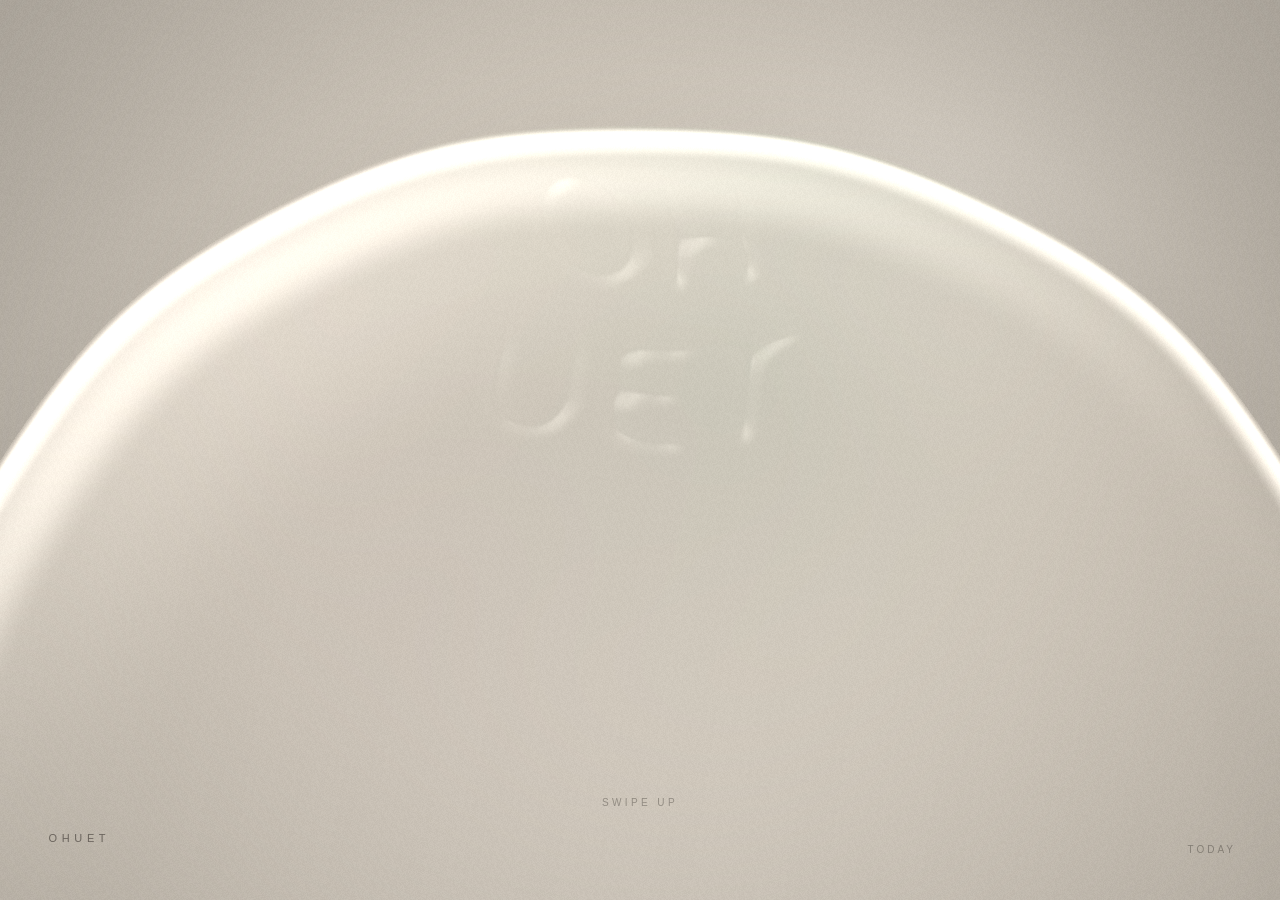
<file: ohuet/index.html>
<!doctype html>
<html lang="en">
<head>
<meta charset="utf-8">
<meta name="viewport" content="width=device-width, initial-scale=1, viewport-fit=cover">
<meta name="color-scheme" content="light">
<title>OHUET</title>
<meta name="description" content="OHUET">
<meta name="theme-color" content="#ece7de">
<meta name="apple-mobile-web-app-capable" content="yes">
<meta name="mobile-web-app-capable" content="yes">
<meta name="apple-mobile-web-app-status-bar-style" content="default">
<meta name="apple-mobile-web-app-title" content="OHUET">
<meta property="og:title" content="OHUET">
<meta property="og:type" content="website">
<link rel="manifest" href="./manifest.webmanifest">
<link rel="icon" href="./icons/mark.svg" type="image/svg+xml">
<link rel="icon" href="./icons/icon-192.png" sizes="192x192" type="image/png">
<link rel="apple-touch-icon" href="./icons/apple-touch-icon.png">
<link rel="stylesheet" href="./app.css">
</head>
<body class="arriving">

<main class="state" aria-label="Swipe up to open, swipe down to close">
  <canvas class="field" aria-label="OHUET"></canvas>
  <div class="word-stage" aria-hidden="true"></div>
  <p class="hint" aria-hidden="true">swipe up</p>
  <p class="line" aria-live="polite"></p>
  <p class="since"></p>
  <i class="voice" hidden></i>
</main>

<section class="open" hidden>
  <p class="headline"></p>
  <p class="third" aria-live="polite"></p>
  <div class="keep">
    <p class="keep-line">Keep this on your phone.</p>
    <p class="keep-how">iPhone: Share, then Add to Home Screen.<br>Android: menu, then Install app.</p>
  </div>
</section>

<button class="mark" type="button" aria-label="OHUET" aria-expanded="false">OHUET</button>

<noscript><p class="noscript">OHUET needs JavaScript to be here.</p></noscript>
<script type="module" src="./app.js"></script>
</body>
</html>
</file>
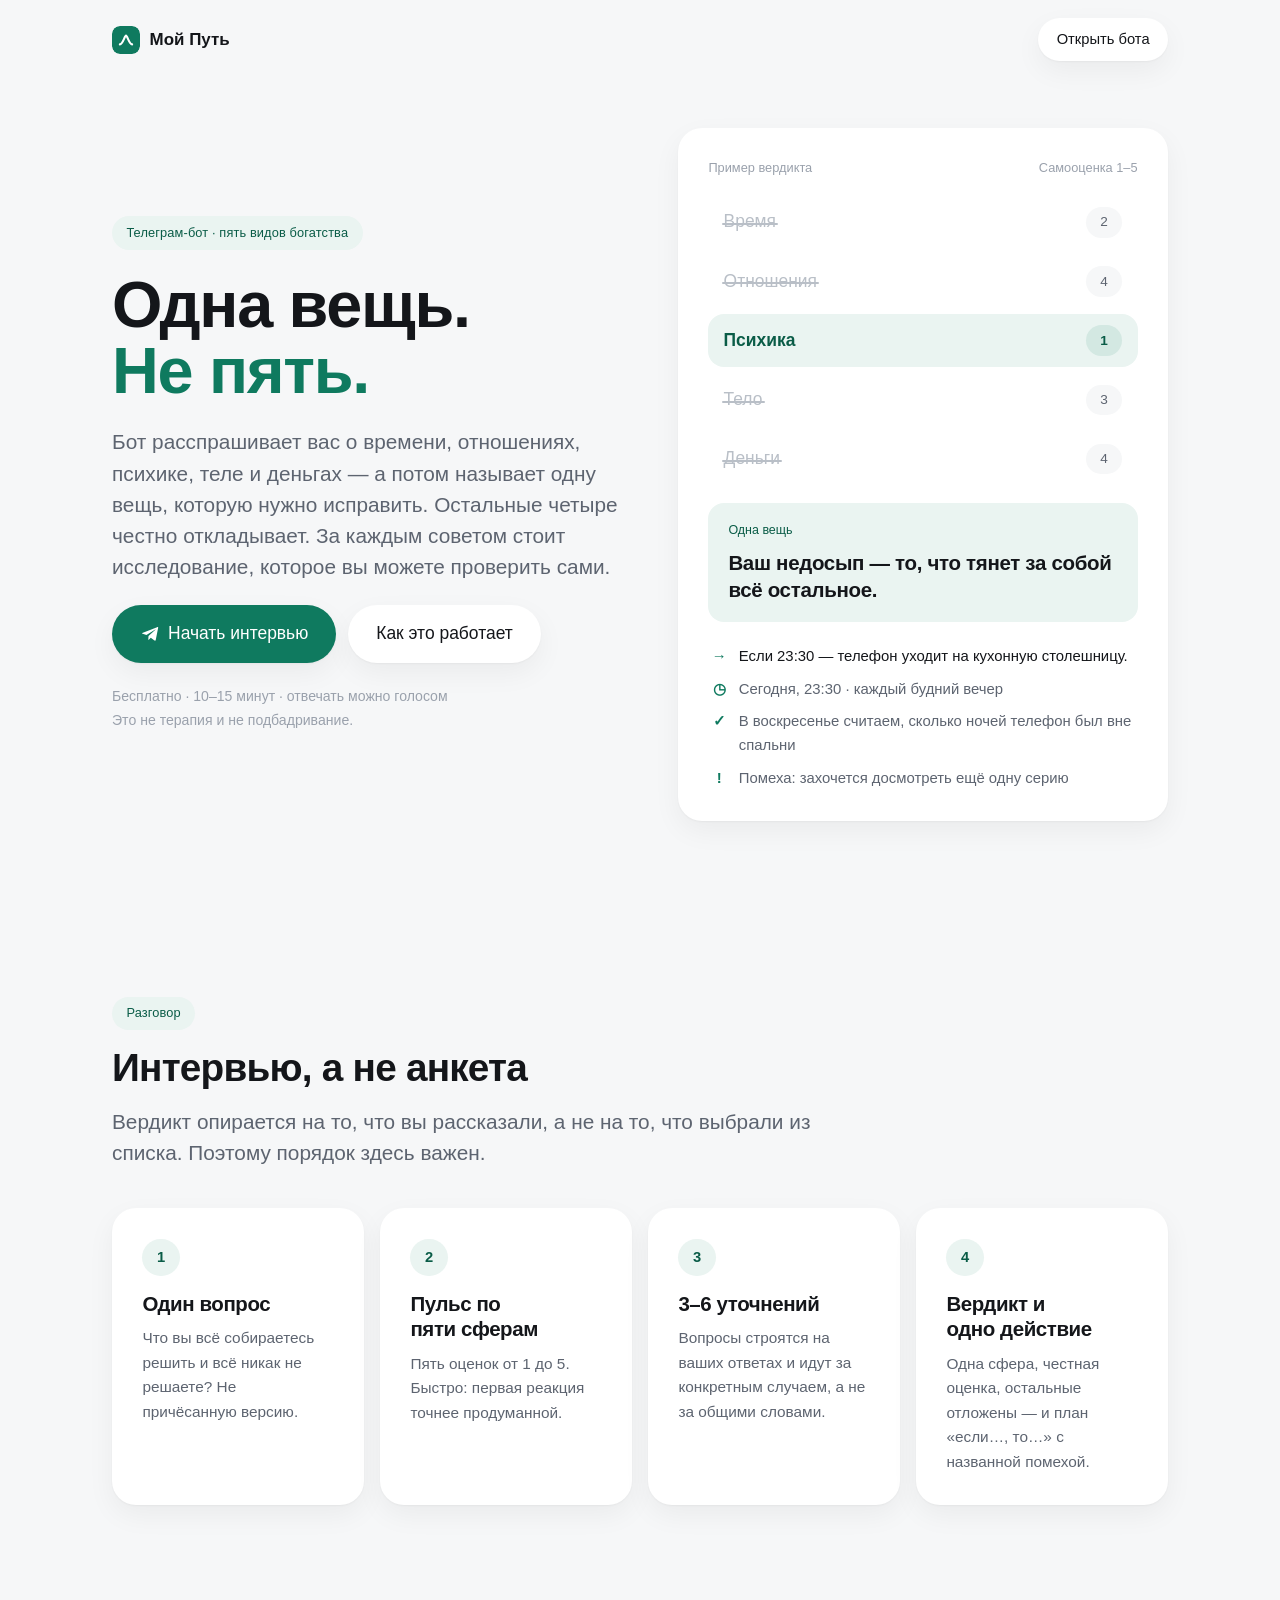
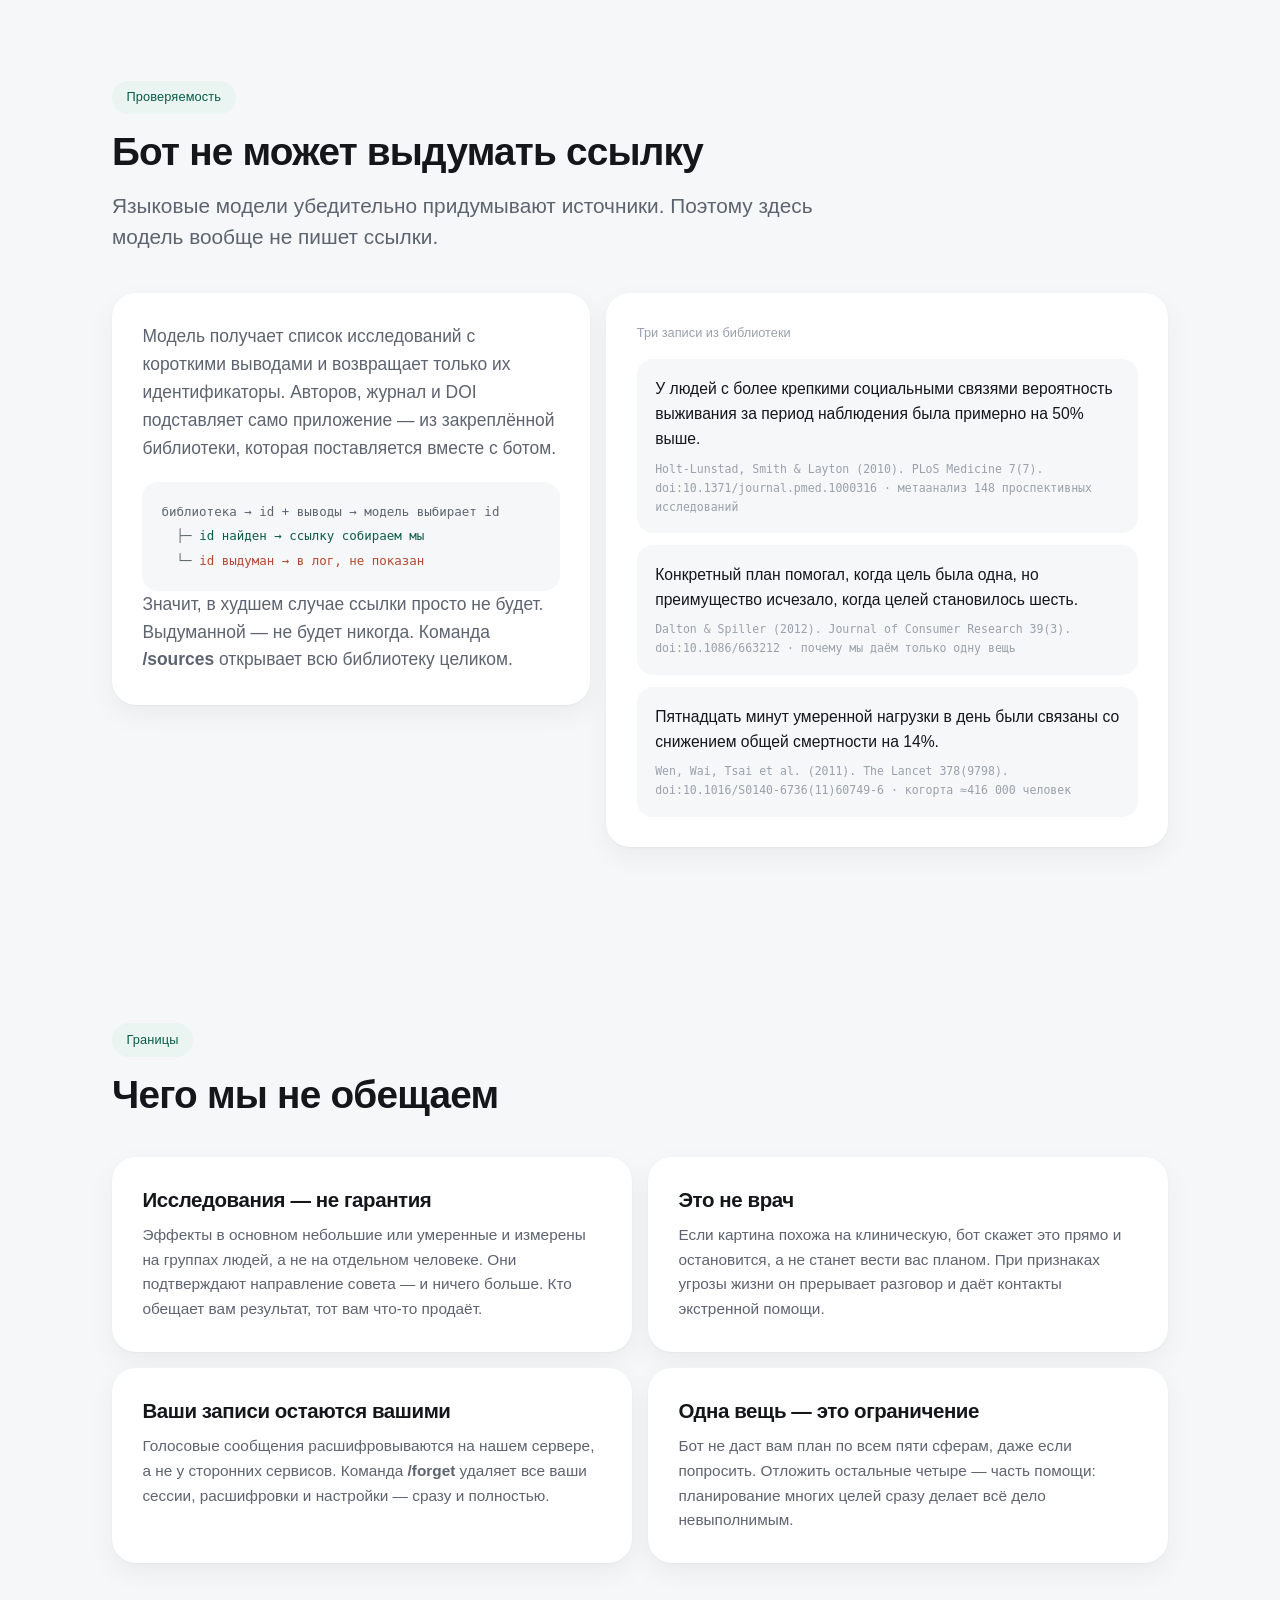
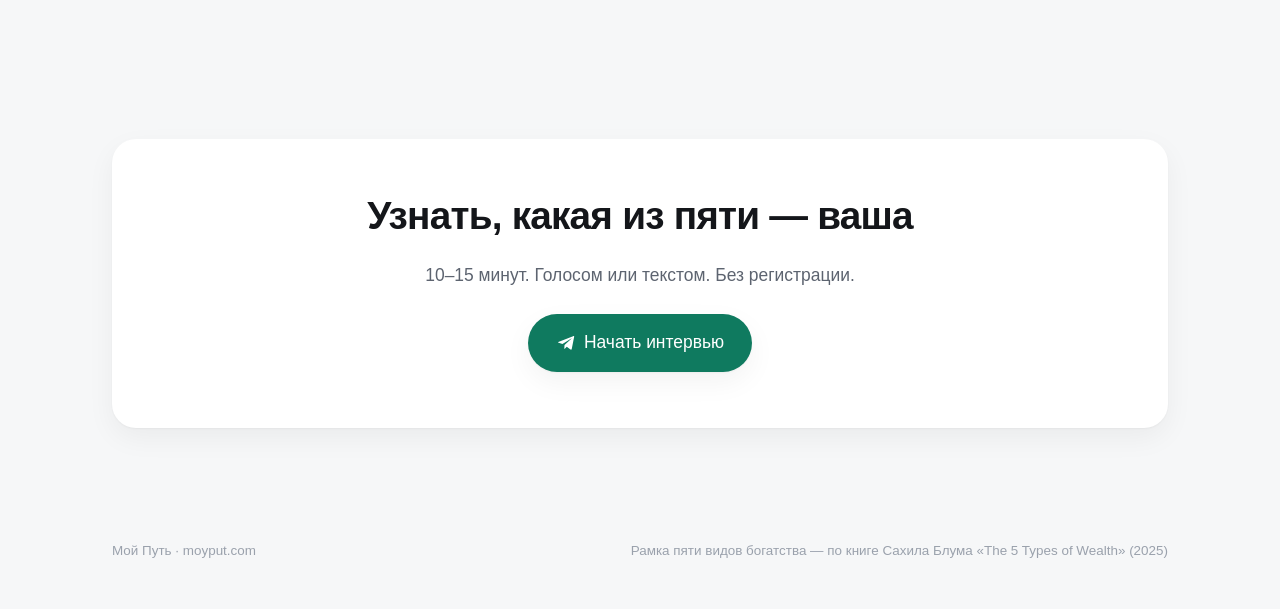
<file: web/index.html>
<!doctype html>
<html lang="ru">
<head>
<meta charset="utf-8">
<meta name="viewport" content="width=device-width, initial-scale=1">
<title>Мой Путь — одна вещь, которую нужно исправить</title>
<meta name="description" content="Телеграм-бот расспрашивает вас о пяти видах богатства и называет одну вещь, которую нужно исправить. Со ссылками на исследования, которые можно проверить.">
<link rel="canonical" href="https://moyput.com/">
<meta property="og:type" content="website">
<meta property="og:url" content="https://moyput.com/">
<meta property="og:title" content="Мой Путь — одна вещь, которую нужно исправить">
<meta property="og:description" content="Пять видов богатства. Один вердикт. Ссылки на исследования, которые можно проверить.">
<meta property="og:locale" content="ru_RU">
<meta property="og:site_name" content="Мой Путь">
<meta name="twitter:card" content="summary_large_image">
<meta name="theme-color" content="#f6f7f8">
<link rel="icon" href="data:image/svg+xml,%3Csvg xmlns='http://www.w3.org/2000/svg' viewBox='0 0 32 32'%3E%3Crect width='32' height='32' rx='9' fill='%230f7a5f'/%3E%3Cpath d='M9 21c3.6 0 5.4-10 7-10s3.4 10 7 10' stroke='white' stroke-width='2.4' fill='none' stroke-linecap='round'/%3E%3C/svg%3E">

<style>
/* ─────────────────────────────────────────────────────────────
   Мой Путь — moyput.com
   Светлый минимализм: белые карточки со скруглением, круглые
   кнопки-пилюли, один акцентный цвет, только системные шрифты.
   Дизайн сознательно однотемный (светлый) — см. color-scheme.
   ───────────────────────────────────────────────────────────── */

:root {
  color-scheme: light;

  --bg:        #f6f7f8;
  --card:      #ffffff;
  --ink:       #14161a;
  --muted:     #5d6470;
  --faint:     #9aa1ac;
  --hair:      #e8eaed;
  --strike:    #b9bfc7;

  /* Единственный акцент: глубокий изумрудный. */
  --accent:    #0f7a5f;
  --accent-ink:#0a5c47;
  --accent-10: #eaf4f1;
  --accent-20: #d3e8e2;

  --sans: -apple-system, BlinkMacSystemFont, "Segoe UI", Roboto, "Helvetica Neue", Arial, sans-serif;
  --mono: ui-monospace, SFMono-Regular, "SF Mono", Consolas, "DejaVu Sans Mono", monospace;

  --r-card: 24px;
  --r-inner: 16px;
  --r-pill: 999px;

  --shadow: 0 1px 2px rgba(20, 22, 26, 0.04), 0 10px 28px rgba(20, 22, 26, 0.05);
  --shadow-lift: 0 2px 4px rgba(20, 22, 26, 0.06), 0 16px 40px rgba(20, 22, 26, 0.09);

  --gutter: clamp(1.15rem, 4vw, 2.5rem);
  --t-body: clamp(1rem, 0.96rem + 0.2vw, 1.09rem);
  --t-lede: clamp(1.09rem, 1rem + 0.5vw, 1.3rem);
  --t-h3:   clamp(1.12rem, 1.05rem + 0.3vw, 1.28rem);
  --t-h2:   clamp(1.6rem, 1.3rem + 1.4vw, 2.5rem);
  --t-h1:   clamp(2.15rem, 1.5rem + 3.4vw, 4.05rem);
}

*, *::before, *::after { box-sizing: border-box; }
html { -webkit-text-size-adjust: 100%; scroll-behavior: smooth; }
@media (prefers-reduced-motion: reduce) { html { scroll-behavior: auto; } }

body {
  margin: 0;
  background: var(--bg);
  color: var(--ink);
  font-family: var(--sans);
  font-size: var(--t-body);
  line-height: 1.6;
  -webkit-font-smoothing: antialiased;
}

h1, h2, h3 { margin: 0; font-weight: 600; letter-spacing: -0.02em; text-wrap: balance; }
p { margin: 0; }
a { color: inherit; }

:where(a, button):focus-visible {
  outline: 2px solid var(--accent);
  outline-offset: 3px;
  border-radius: var(--r-pill);
}

.shell { width: 100%; max-width: 71rem; margin-inline: auto; padding-inline: var(--gutter); }

/* ── Метка-надзаголовок ─────────────────────────────────────── */
.eyebrow {
  display: inline-block;
  font-size: 0.8rem;
  font-weight: 500;
  letter-spacing: 0.01em;
  color: var(--accent-ink);
  background: var(--accent-10);
  padding: 0.4rem 0.9rem;
  border-radius: var(--r-pill);
}

/* ── Шапка ──────────────────────────────────────────────────── */
.topbar { padding-block: 1.15rem; }
.topbar > .shell { display: flex; align-items: center; justify-content: space-between; gap: 1rem; }
.brand { display: inline-flex; align-items: center; gap: 0.6rem; font-weight: 600; font-size: 1.06rem; text-decoration: none; }
.brand-mark { width: 28px; height: 28px; border-radius: 8px; flex: none; }

/* ── Кнопки ─────────────────────────────────────────────────── */
.btn {
  display: inline-flex;
  align-items: center;
  justify-content: center;
  gap: 0.5rem;
  font: inherit;
  font-weight: 500;
  text-decoration: none;
  border: 0;
  border-radius: var(--r-pill);
  padding: 0.95rem 1.75rem;
  cursor: pointer;
  transition: background-color 160ms ease, box-shadow 160ms ease, transform 160ms ease, color 160ms ease;
}
.btn svg { width: 1.15em; height: 1.15em; flex: none; }

.btn-primary { background: var(--accent); color: #fff; box-shadow: var(--shadow); }
.btn-primary:hover { background: var(--accent-ink); box-shadow: var(--shadow-lift); transform: translateY(-1px); }

.btn-ghost { background: var(--card); color: var(--ink); box-shadow: var(--shadow); }
.btn-ghost:hover { color: var(--accent-ink); box-shadow: var(--shadow-lift); transform: translateY(-1px); }

.btn-sm { padding: 0.6rem 1.15rem; font-size: 0.92rem; }

@media (prefers-reduced-motion: reduce) {
  .btn:hover { transform: none; }
}

/* ── Ритм секций ────────────────────────────────────────────── */
.section { padding-block: clamp(3rem, 7vw, 5.5rem); }
.section-head { max-width: 44rem; display: grid; gap: 1rem; justify-items: start; }
.section-head h2 { font-size: var(--t-h2); line-height: 1.14; }
.section-head p { color: var(--muted); font-size: var(--t-lede); line-height: 1.5; }

/* ── Первый экран ───────────────────────────────────────────── */
.hero { padding-top: clamp(1.5rem, 4vw, 3rem); }
.hero > .shell { display: grid; gap: clamp(2rem, 5vw, 3.5rem); align-items: center; }
@media (min-width: 64rem) { .hero > .shell { grid-template-columns: 1.02fr 0.98fr; } }

.hero-copy { display: grid; gap: 1.4rem; justify-items: start; }
.hero h1 { font-size: var(--t-h1); line-height: 1.02; }
.hero h1 span { color: var(--accent); }
.hero-lede { font-size: var(--t-lede); line-height: 1.5; color: var(--muted); max-width: 34rem; }
.hero-actions { display: flex; flex-wrap: wrap; gap: 0.75rem; }
.hero-note { font-size: 0.88rem; color: var(--faint); line-height: 1.65; }

/* ── Карточки ───────────────────────────────────────────────── */
.card {
  background: var(--card);
  border-radius: var(--r-card);
  box-shadow: var(--shadow);
  padding: clamp(1.35rem, 3vw, 1.9rem);
}

/* ── Демонстрация вердикта ──────────────────────────────────── */
.demo { display: grid; gap: 1.1rem; }
.demo-head { display: flex; align-items: center; justify-content: space-between; gap: 1rem; }
.demo-head span { font-size: 0.8rem; color: var(--faint); }

.pulse { list-style: none; margin: 0; padding: 0; display: grid; gap: 0.4rem; }
.pulse-row {
  display: grid;
  grid-template-columns: 1fr auto;
  align-items: center;
  gap: 1rem;
  padding: 0.7rem 0.95rem;
  border-radius: var(--r-inner);
}
.pulse-name { position: relative; width: fit-content; font-weight: 500; }
.pulse-score {
  display: inline-grid;
  place-items: center;
  min-width: 2.3rem;
  height: 1.9rem;
  padding-inline: 0.55rem;
  border-radius: var(--r-pill);
  background: var(--bg);
  color: var(--muted);
  font-size: 0.85rem;
  font-variant-numeric: tabular-nums;
}

/* Четыре, от которых бот отказывается. */
.pulse-row.out .pulse-name { color: var(--strike); }
.pulse-row.out .pulse-name::after {
  content: "";
  position: absolute;
  inset-inline-start: -2px;
  inset-block-start: 53%;
  width: calc(100% + 4px);
  height: 1.5px;
  background: var(--strike);
  border-radius: 2px;
  transform: scaleX(0);
  transform-origin: left;
  animation: strike 420ms cubic-bezier(0.4, 0, 0.3, 1) var(--d, 0ms) forwards;
}
@keyframes strike { to { transform: scaleX(1); } }

/* Одна, которую он выбирает. */
.pulse-row.keep { background: var(--accent-10); }
.pulse-row.keep .pulse-name { color: var(--accent-ink); font-weight: 600; }
.pulse-row.keep .pulse-score { background: var(--accent-20); color: var(--accent-ink); font-weight: 600; }

.verdict { background: var(--accent-10); border-radius: var(--r-inner); padding: 1.15rem 1.25rem; display: grid; gap: 0.55rem; }
.verdict-label { font-size: 0.78rem; font-weight: 500; color: var(--accent-ink); }
.verdict-text { font-size: var(--t-h3); font-weight: 600; line-height: 1.3; letter-spacing: -0.015em; }

.plan { display: grid; gap: 0.55rem; padding-top: 0.35rem; }
.plan-line { display: grid; grid-template-columns: 1.35rem 1fr; gap: 0.55rem; align-items: start; font-size: 0.93rem; color: var(--muted); }
.plan-line b { color: var(--ink); font-weight: 500; }
.plan-icon { color: var(--accent); font-weight: 600; text-align: center; }

@media (prefers-reduced-motion: reduce) {
  .pulse-row.out .pulse-name::after { animation: none; transform: scaleX(1); }
}

/* ── Шаги: сетка круглящихся карточек ───────────────────────── */
.grid { display: grid; gap: 1rem; margin-top: 2.5rem; }
.grid-4 { grid-template-columns: 1fr; }
@media (min-width: 42rem) { .grid-4 { grid-template-columns: repeat(2, 1fr); } }
@media (min-width: 68rem) { .grid-4 { grid-template-columns: repeat(4, 1fr); } }

.step { display: grid; gap: 0.6rem; align-content: start; }
.step-badge {
  display: grid;
  place-items: center;
  width: 2.35rem;
  height: 2.35rem;
  border-radius: var(--r-pill);
  background: var(--accent-10);
  color: var(--accent-ink);
  font-size: 0.92rem;
  font-weight: 600;
  font-variant-numeric: tabular-nums;
  margin-bottom: 0.3rem;
}
.step h3 { font-size: var(--t-h3); line-height: 1.25; }
.step p { color: var(--muted); font-size: 0.96rem; }

/* ── Доказательность ───────────────────────────────────────── */
.split { display: grid; gap: 1rem; margin-top: 2.5rem; }
@media (min-width: 64rem) { .split { grid-template-columns: 0.92fr 1.08fr; align-items: start; } }

.flow {
  margin-top: 1.25rem;
  background: var(--bg);
  border-radius: var(--r-inner);
  padding: 1.1rem 1.2rem;
  font-family: var(--mono);
  font-size: 0.78rem;
  line-height: 1.95;
  color: var(--muted);
  overflow-x: auto;
}
.flow .ok { color: var(--accent-ink); }
.flow .no { color: #b4472f; }

.card-copy { color: var(--muted); }
.card-copy + .card-copy { margin-top: 0.85rem; }

.refs { list-style: none; margin: 0; padding: 0; display: grid; gap: 0.75rem; }
.ref { background: var(--bg); border-radius: var(--r-inner); padding: 1.05rem 1.15rem; }
.ref-claim { font-size: 0.98rem; }
.ref-src { margin-top: 0.5rem; font-family: var(--mono); font-size: 0.72rem; line-height: 1.65; color: var(--faint); word-break: break-word; }

.card-title { font-size: 0.8rem; font-weight: 500; color: var(--faint); margin-bottom: 1rem; }

/* ── Границы ────────────────────────────────────────────────── */
.grid-2 { grid-template-columns: 1fr; }
@media (min-width: 52rem) { .grid-2 { grid-template-columns: repeat(2, 1fr); } }
.limit { display: grid; gap: 0.6rem; align-content: start; }
.limit h3 { font-size: var(--t-h3); line-height: 1.3; }
.limit p { color: var(--muted); font-size: 0.96rem; }

/* ── Финальный призыв ───────────────────────────────────────── */
.final { padding-bottom: clamp(3rem, 7vw, 5rem); }
.final .card {
  padding: clamp(2rem, 5vw, 3.5rem);
  display: grid;
  gap: 1.5rem;
  justify-items: center;
  text-align: center;
}
.final h2 { font-size: var(--t-h2); line-height: 1.1; max-width: 26ch; }
.final p { color: var(--muted); }

/* ── Подвал ─────────────────────────────────────────────────── */
footer { padding-block: 2rem 3rem; font-size: 0.84rem; color: var(--faint); }
footer > .shell { display: flex; flex-wrap: wrap; gap: 0.5rem 2rem; justify-content: space-between; }
</style>
</head>

<body>

<header class="topbar">
  <div class="shell">
    <a class="brand" href="#top">
      <svg class="brand-mark" viewBox="0 0 32 32" aria-hidden="true">
        <rect width="32" height="32" rx="9" fill="#0f7a5f"></rect>
        <path d="M9 21c3.6 0 5.4-10 7-10s3.4 10 7 10" stroke="#fff" stroke-width="2.4" fill="none" stroke-linecap="round"></path>
      </svg>
      Мой Путь
    </a>
    <!-- Замените moyput_bot на настоящее имя бота из BotFather. -->
    <a class="btn btn-ghost btn-sm" href="https://t.me/moyput_bot">Открыть бота</a>
  </div>
</header>

<main id="top">

  <!-- ── Первый экран ──────────────────────────────────────── -->
  <section class="section hero">
    <div class="shell">
      <div class="hero-copy">
        <span class="eyebrow">Телеграм-бот · пять видов богатства</span>

        <h1>Одна вещь.<br><span>Не пять.</span></h1>

        <p class="hero-lede">
          Бот расспрашивает вас о времени, отношениях, психике, теле и деньгах —
          а потом называет одну вещь, которую нужно исправить. Остальные четыре
          честно откладывает. За каждым советом стоит исследование, которое вы
          можете проверить сами.
        </p>

        <div class="hero-actions">
          <a class="btn btn-primary" href="https://t.me/moyput_bot">
            <svg viewBox="0 0 24 24" fill="currentColor" aria-hidden="true"><path d="M21.8 4.2 18.9 19c-.2 1-.8 1.2-1.6.8l-4.4-3.3-2.1 2c-.2.3-.4.4-.9.4l.3-4.5 8.2-7.4c.4-.3-.1-.5-.6-.2L7.7 13.2 3.3 11.8c-1-.3-1-1 .2-1.4l17-6.6c.8-.3 1.5.2 1.3 1.4z"></path></svg>
            Начать интервью
          </a>
          <a class="btn btn-ghost" href="#how">Как это работает</a>
        </div>

        <p class="hero-note">
          Бесплатно · 10–15 минут · отвечать можно голосом<br>
          Это не терапия и не подбадривание.
        </p>
      </div>

      <!-- Суть продукта, показанная буквально: четыре зачёркнуты, одна выбрана. -->
      <figure class="card demo" style="margin:0">
        <div class="demo-head">
          <span>Пример вердикта</span>
          <span>Самооценка 1–5</span>
        </div>

        <ul class="pulse">
          <li class="pulse-row out" style="--d:300ms">
            <span class="pulse-name">Время</span>
            <span class="pulse-score">2</span>
          </li>
          <li class="pulse-row out" style="--d:460ms">
            <span class="pulse-name">Отношения</span>
            <span class="pulse-score">4</span>
          </li>
          <li class="pulse-row keep">
            <span class="pulse-name">Психика</span>
            <span class="pulse-score">1</span>
          </li>
          <li class="pulse-row out" style="--d:620ms">
            <span class="pulse-name">Тело</span>
            <span class="pulse-score">3</span>
          </li>
          <li class="pulse-row out" style="--d:780ms">
            <span class="pulse-name">Деньги</span>
            <span class="pulse-score">4</span>
          </li>
        </ul>

        <figcaption class="verdict">
          <span class="verdict-label">Одна вещь</span>
          <p class="verdict-text">Ваш недосып — то, что тянет за собой всё остальное.</p>
        </figcaption>

        <div class="plan">
          <p class="plan-line"><span class="plan-icon">→</span><span><b>Если 23:30 — телефон уходит на кухонную столешницу.</b></span></p>
          <p class="plan-line"><span class="plan-icon">◷</span><span>Сегодня, 23:30 · каждый будний вечер</span></p>
          <p class="plan-line"><span class="plan-icon">✓</span><span>В воскресенье считаем, сколько ночей телефон был вне спальни</span></p>
          <p class="plan-line"><span class="plan-icon">!</span><span>Помеха: захочется досмотреть ещё одну серию</span></p>
        </div>
      </figure>
    </div>
  </section>

  <!-- ── Как это работает ──────────────────────────────────── -->
  <section class="section" id="how">
    <div class="shell">
      <div class="section-head">
        <span class="eyebrow">Разговор</span>
        <h2>Интервью, а не анкета</h2>
        <p>
          Вердикт опирается на то, что вы рассказали, а не на то, что выбрали из
          списка. Поэтому порядок здесь важен.
        </p>
      </div>

      <div class="grid grid-4">
        <article class="card step">
          <span class="step-badge">1</span>
          <h3>Один вопрос</h3>
          <p>Что вы всё собираетесь решить и всё никак не решаете? Не причёсанную версию.</p>
        </article>
        <article class="card step">
          <span class="step-badge">2</span>
          <h3>Пульс по пяти сферам</h3>
          <p>Пять оценок от 1 до 5. Быстро: первая реакция точнее продуманной.</p>
        </article>
        <article class="card step">
          <span class="step-badge">3</span>
          <h3>3–6 уточнений</h3>
          <p>Вопросы строятся на ваших ответах и идут за конкретным случаем, а не за общими словами.</p>
        </article>
        <article class="card step">
          <span class="step-badge">4</span>
          <h3>Вердикт и одно действие</h3>
          <p>Одна сфера, честная оценка, остальные отложены — и план «если…, то…» с названной помехой.</p>
        </article>
      </div>
    </div>
  </section>

  <!-- ── Доказательность ──────────────────────────────────── -->
  <section class="section" id="evidence">
    <div class="shell">
      <div class="section-head">
        <span class="eyebrow">Проверяемость</span>
        <h2>Бот не может выдумать ссылку</h2>
        <p>
          Языковые модели убедительно придумывают источники. Поэтому здесь модель
          вообще не пишет ссылки.
        </p>
      </div>

      <div class="split">
        <article class="card">
          <p class="card-copy">
            Модель получает список исследований с короткими выводами и возвращает
            только их идентификаторы. Авторов, журнал и DOI подставляет само
            приложение — из закреплённой библиотеки, которая поставляется вместе
            с ботом.
          </p>
          <p class="flow">
            библиотека → id + выводы → модель выбирает id<br>
            &nbsp;&nbsp;├─ <span class="ok">id найден → ссылку собираем мы</span><br>
            &nbsp;&nbsp;└─ <span class="no">id выдуман → в лог, не показан</span>
          </p>
          <p class="card-copy">
            Значит, в худшем случае ссылки просто не будет. Выдуманной — не будет
            никогда. Команда <b>/sources</b> открывает всю библиотеку целиком.
          </p>
        </article>

        <article class="card">
          <p class="card-title">Три записи из библиотеки</p>
          <ul class="refs">
            <li class="ref">
              <p class="ref-claim">У людей с более крепкими социальными связями вероятность выживания за период наблюдения была примерно на 50% выше.</p>
              <p class="ref-src">Holt-Lunstad, Smith &amp; Layton (2010). PLoS Medicine 7(7). doi:10.1371/journal.pmed.1000316 · метаанализ 148 проспективных исследований</p>
            </li>
            <li class="ref">
              <p class="ref-claim">Конкретный план помогал, когда цель была одна, но преимущество исчезало, когда целей становилось шесть.</p>
              <p class="ref-src">Dalton &amp; Spiller (2012). Journal of Consumer Research 39(3). doi:10.1086/663212 · почему мы даём только одну вещь</p>
            </li>
            <li class="ref">
              <p class="ref-claim">Пятнадцать минут умеренной нагрузки в день были связаны со снижением общей смертности на 14%.</p>
              <p class="ref-src">Wen, Wai, Tsai et al. (2011). The Lancet 378(9798). doi:10.1016/S0140-6736(11)60749-6 · когорта ≈416 000 человек</p>
            </li>
          </ul>
        </article>
      </div>
    </div>
  </section>

  <!-- ── Границы. Честность — суть продукта, поэтому и здесь без обещаний. ── -->
  <section class="section" id="limits">
    <div class="shell">
      <div class="section-head">
        <span class="eyebrow">Границы</span>
        <h2>Чего мы не обещаем</h2>
      </div>

      <div class="grid grid-2">
        <article class="card limit">
          <h3>Исследования — не гарантия</h3>
          <p>
            Эффекты в основном небольшие или умеренные и измерены на группах
            людей, а не на отдельном человеке. Они подтверждают направление
            совета — и ничего больше. Кто обещает вам результат, тот вам что-то
            продаёт.
          </p>
        </article>
        <article class="card limit">
          <h3>Это не врач</h3>
          <p>
            Если картина похожа на клиническую, бот скажет это прямо и
            остановится, а не станет вести вас планом. При признаках угрозы жизни
            он прерывает разговор и даёт контакты экстренной помощи.
          </p>
        </article>
        <article class="card limit">
          <h3>Ваши записи остаются вашими</h3>
          <p>
            Голосовые сообщения расшифровываются на нашем сервере, а не у
            сторонних сервисов. Команда <b>/forget</b> удаляет все ваши сессии,
            расшифровки и настройки — сразу и полностью.
          </p>
        </article>
        <article class="card limit">
          <h3>Одна вещь — это ограничение</h3>
          <p>
            Бот не даст вам план по всем пяти сферам, даже если попросить.
            Отложить остальные четыре — часть помощи: планирование многих целей
            сразу делает всё дело невыполнимым.
          </p>
        </article>
      </div>
    </div>
  </section>

  <!-- ── Финал ────────────────────────────────────────────── -->
  <section class="section final">
    <div class="shell">
      <div class="card">
        <h2>Узнать, какая из пяти — ваша</h2>
        <p>10–15 минут. Голосом или текстом. Без регистрации.</p>
        <a class="btn btn-primary" href="https://t.me/moyput_bot">
          <svg viewBox="0 0 24 24" fill="currentColor" aria-hidden="true"><path d="M21.8 4.2 18.9 19c-.2 1-.8 1.2-1.6.8l-4.4-3.3-2.1 2c-.2.3-.4.4-.9.4l.3-4.5 8.2-7.4c.4-.3-.1-.5-.6-.2L7.7 13.2 3.3 11.8c-1-.3-1-1 .2-1.4l17-6.6c.8-.3 1.5.2 1.3 1.4z"></path></svg>
          Начать интервью
        </a>
      </div>
    </div>
  </section>

</main>

<footer>
  <div class="shell">
    <span>Мой Путь · moyput.com</span>
    <span>Рамка пяти видов богатства — по книге Сахила Блума «The 5 Types of Wealth» (2025)</span>
  </div>
</footer>

</body>
</html>
</file>
<file: ohuet/app.css>
/* OHUET
 *
 * Almost nothing. A pale field, a mark, and words that come in soft and go
 * soft. No shadows, no rounded corners beyond the one dot, no icons. The copy
 * sits where the reference measured it — the headline at 61.6 % of the
 * height, the third line at 70.3 %, the one action at 88.5 % — and nothing
 * travels: it blurs where it stands.
 */

:root {
  --bg: #ece7de;
  --ink: #2a2622;
  --ink-dim: rgba(42, 38, 34, 0.56);
  --ink-faint: rgba(42, 38, 34, 0.36);
  --rule: rgba(42, 38, 34, 0.14);
  --sans: ui-sans-serif, -apple-system, "Segoe UI", Roboto, "Helvetica Neue", Arial, sans-serif;
  --serif: ui-serif, Georgia, "Times New Roman", serif;
  --ease: cubic-bezier(0.16, 1, 0.3, 1);
  --edge: clamp(20px, 5vw, 44px);
  color-scheme: light;
}

* { box-sizing: border-box; }

html, body {
  margin: 0;
  height: 100%;
  background: var(--bg);
  color: var(--ink);
  font-family: var(--sans);
  -webkit-font-smoothing: antialiased;
  overflow: hidden;
  overscroll-behavior: none;
}

button {
  font: inherit;
  color: inherit;
  background: none;
  border: 0;
  padding: 0;
  cursor: pointer;
  -webkit-tap-highlight-color: transparent;
}

a { color: inherit; text-decoration: none; border-bottom: 1px solid var(--rule); padding-bottom: 2px; }
a:focus-visible, button:focus-visible { outline: 1px solid var(--ink-dim); outline-offset: 8px; }

/* ------------------------------------------------------------- the state */

.state {
  position: fixed;
  inset: 0;
  transition: opacity 3000ms var(--ease);
}
body.arriving .state { opacity: 0; }

.field {
  position: absolute;
  inset: 0;
  width: 100%;
  height: 100%;
  display: block;
  touch-action: none;
  user-select: none;
  -webkit-user-select: none;
}

/* The mark sits on the stone; the button is the tap target (44pt) and
   carries only the letters. */
.mark {
  position: fixed;
  z-index: 2;
  left: calc(var(--edge) + env(safe-area-inset-left) - 14px);
  bottom: calc(var(--edge) + env(safe-area-inset-bottom) - 4px);
  min-width: 44px;
  min-height: 44px;
  padding: 0 14px;
  font-size: 11px;
  letter-spacing: 0.42em;
  text-indent: 0.42em;
  color: var(--ink-dim);
  transition: color 800ms ease, transform 120ms cubic-bezier(0.23, 1, 0.32, 1);
}
.mark:hover, .mark[aria-expanded="true"] { color: var(--ink); }
.mark:active { transform: scale(0.97); }

.since {
  position: absolute;
  right: calc(var(--edge) + env(safe-area-inset-right));
  bottom: calc(var(--edge) + env(safe-area-inset-bottom) + 1px);
  margin: 0;
  font-size: 10px;
  letter-spacing: 0.3em;
  text-transform: uppercase;
  color: var(--ink-faint);
  opacity: 0;
  transition: opacity 2400ms ease;
  pointer-events: none;
}
.since.shown { opacity: 1; }

.line {
  position: absolute;
  left: var(--edge);
  right: var(--edge);
  top: 62%;
  margin: 0;
  text-align: center;
  font-family: var(--serif);
  font-size: clamp(18px, 3vw, 24px);
  color: var(--ink-dim);
  opacity: 0;
  transition: opacity 2000ms ease;
  pointer-events: none;
}
.line.shown { opacity: 1; }

/* The wordmark is drawn in glass.js; this box only says where — the
   reference's wordmark block, centred at 43.7 % of the height. */
.word-stage {
  position: absolute;
  left: 50%;
  top: 43.7%;
  width: min(72vw, 330px);
  height: min(40dvh, 340px);
  transform: translate(-50%, -50%);
  pointer-events: none;
  visibility: hidden;
}

/* The hint, at 88.5 %: the stone carries it a little while it is pushed. */
.hint {
  position: absolute;
  left: 0;
  right: 0;
  top: 88.5%;
  margin: 0;
  text-align: center;
  font-size: 10px;
  letter-spacing: 0.34em;
  text-transform: uppercase;
  color: var(--ink-faint);
  opacity: 0;
  transition: opacity 1200ms ease;
  pointer-events: none;
  will-change: opacity, filter, transform;
}

/* The voice, when it is on: one dot, breathing. */
.voice {
  position: absolute;
  left: calc(var(--edge) + env(safe-area-inset-left) + 92px);
  bottom: calc(var(--edge) + env(safe-area-inset-bottom) + 4px);
  width: 4px;
  height: 4px;
  border-radius: 50%;
  background: var(--ink-dim);
  animation: breathe 6s ease-in-out infinite;
  pointer-events: none;
}
@keyframes breathe {
  0%, 100% { opacity: 0.35; transform: scale(1); }
  50% { opacity: 0.9; transform: scale(1.25); }
}

/* --------------------------------------------------------------- the open */

/* The one place with words. It comes in when the pebble has landed —
   520 ms, blur 14 → 0, no travel — and leaves in 240 ms. app.js drives the
   opacity and blur; the layout lives here. */
.open {
  position: fixed;
  inset: 0;
  pointer-events: none;
}
.open[hidden] { display: none; }

.headline {
  position: absolute;
  left: var(--edge);
  right: var(--edge);
  top: 61.63%;
  margin: 0;
  text-align: center;
  font-family: var(--serif);
  font-size: clamp(22px, 5.6vw, 30px);
  line-height: 1.2;
  letter-spacing: -0.01em;
  opacity: 0;
  will-change: opacity, filter;
}
.headline a { pointer-events: auto; }
.headline s {
  text-decoration: line-through;
  text-decoration-thickness: 1px;
  color: var(--ink-dim);
}

/* The third line: rotating, each word coming into focus as the front passes. */
.third {
  position: absolute;
  left: var(--edge);
  right: var(--edge);
  top: 70.32%;
  margin: 0;
  text-align: center;
  font-family: var(--serif);
  font-size: clamp(22px, 5.6vw, 30px);
  line-height: 1.2;
  color: var(--ink-dim);
  opacity: 0;
  min-height: 1.2em;
}
.third span { display: inline-block; will-change: opacity, filter; }

/* The one action, at 88.5 %, where the reference keeps its pill. Not a pill:
   a line, and a tap target when the phone can keep the app. */
.keep {
  position: absolute;
  left: 72px;    /* clear of the mark on the left and the since-line on the right */
  right: 72px;
  top: 88.48%;
  transform: translateY(-50%);
  text-align: center;
  opacity: 0;
  pointer-events: none;
}
.keep-line {
  margin: 0;
  font-family: var(--serif);
  font-size: clamp(16px, 2.6vw, 19px);
  color: var(--ink);
}
.keep-action {
  display: inline-block;
  min-height: 44px;
  padding: 0 16px;
  border-bottom: 1px solid var(--rule);
  transition: color 600ms ease, border-color 600ms ease;
}
.keep-action:hover { border-color: var(--ink-dim); }
.keep-how {
  margin: 0.8em 0 0;
  font-size: 11px;
  line-height: 1.7;
  letter-spacing: 0.06em;
  color: var(--ink-faint);
}

.noscript {
  position: fixed;
  inset: auto var(--edge) var(--edge);
  margin: 0;
  font-family: var(--serif);
  color: var(--ink-dim);
}

/* -------------------------------------------------------------------- still */

@media (prefers-reduced-motion: reduce) {
  *, *::before, *::after {
    animation-duration: 1ms !important;
    transition-duration: 1ms !important;
  }
}
</file>
